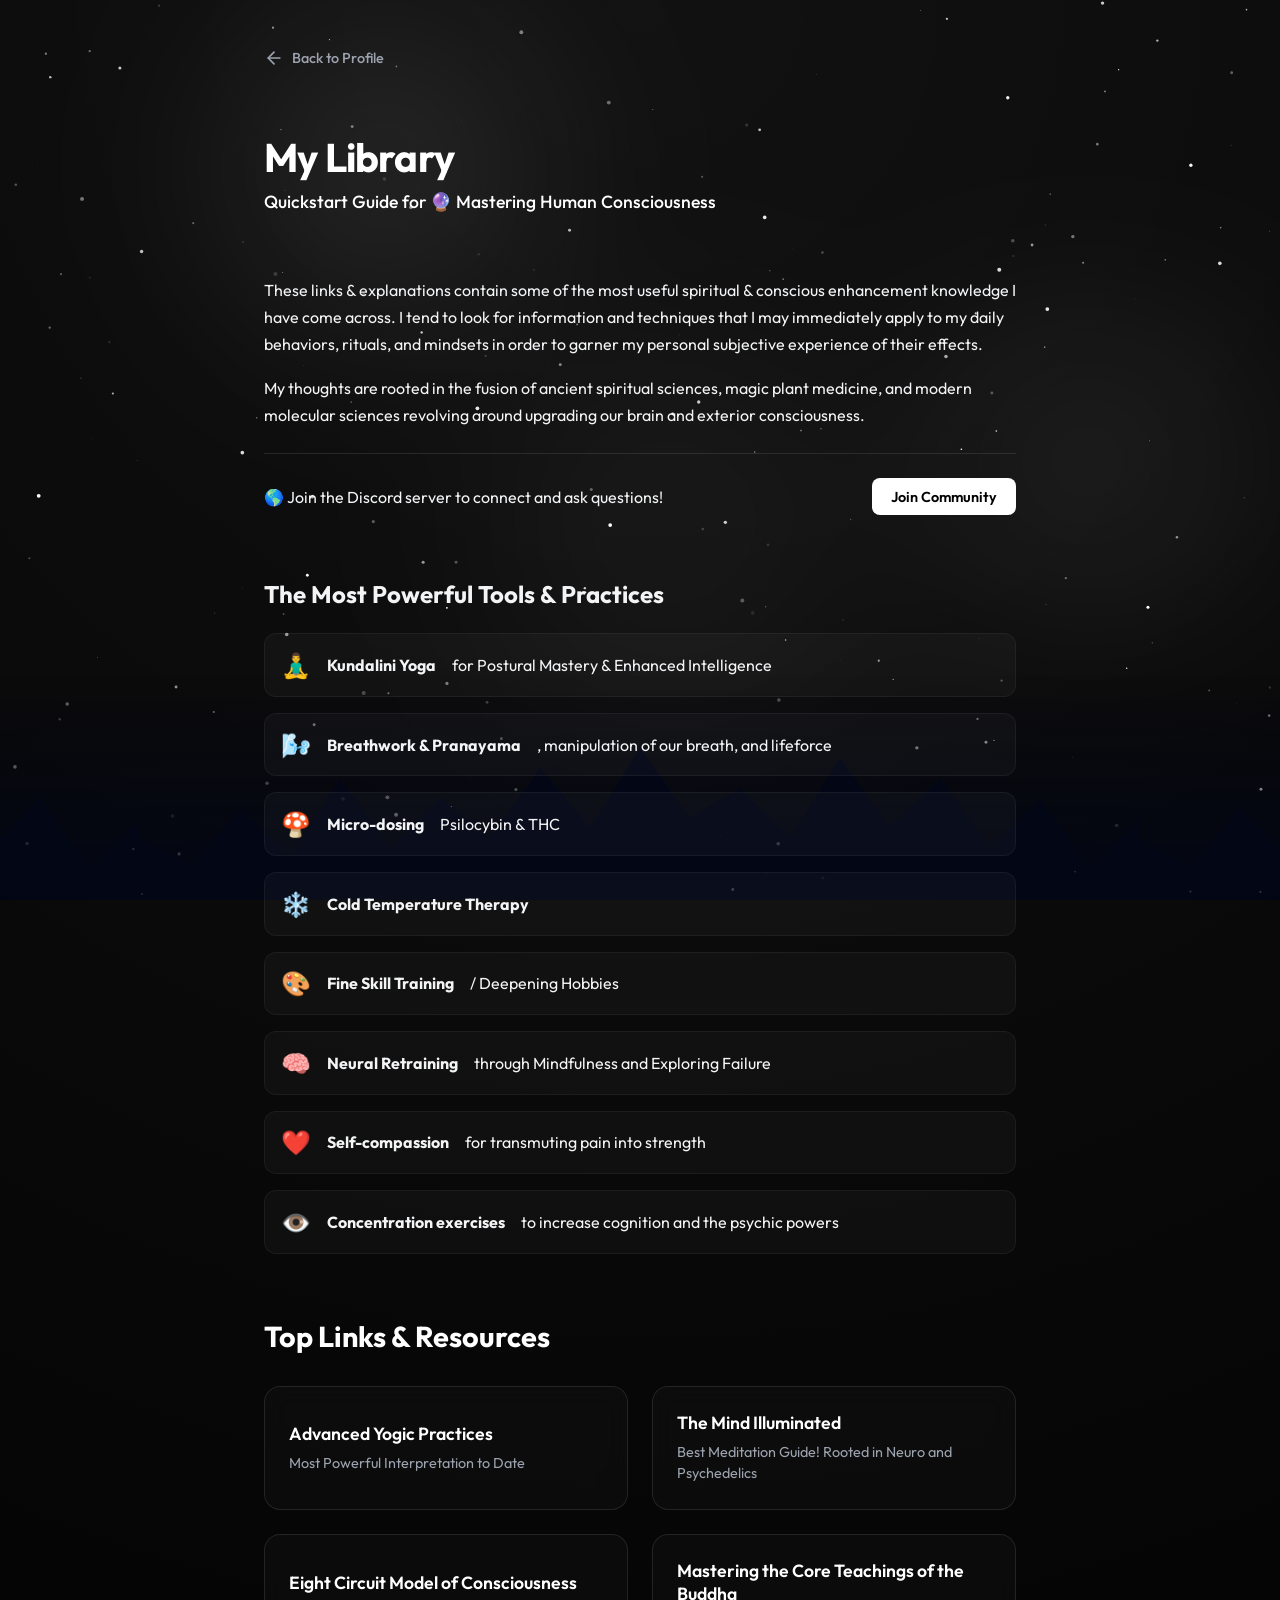
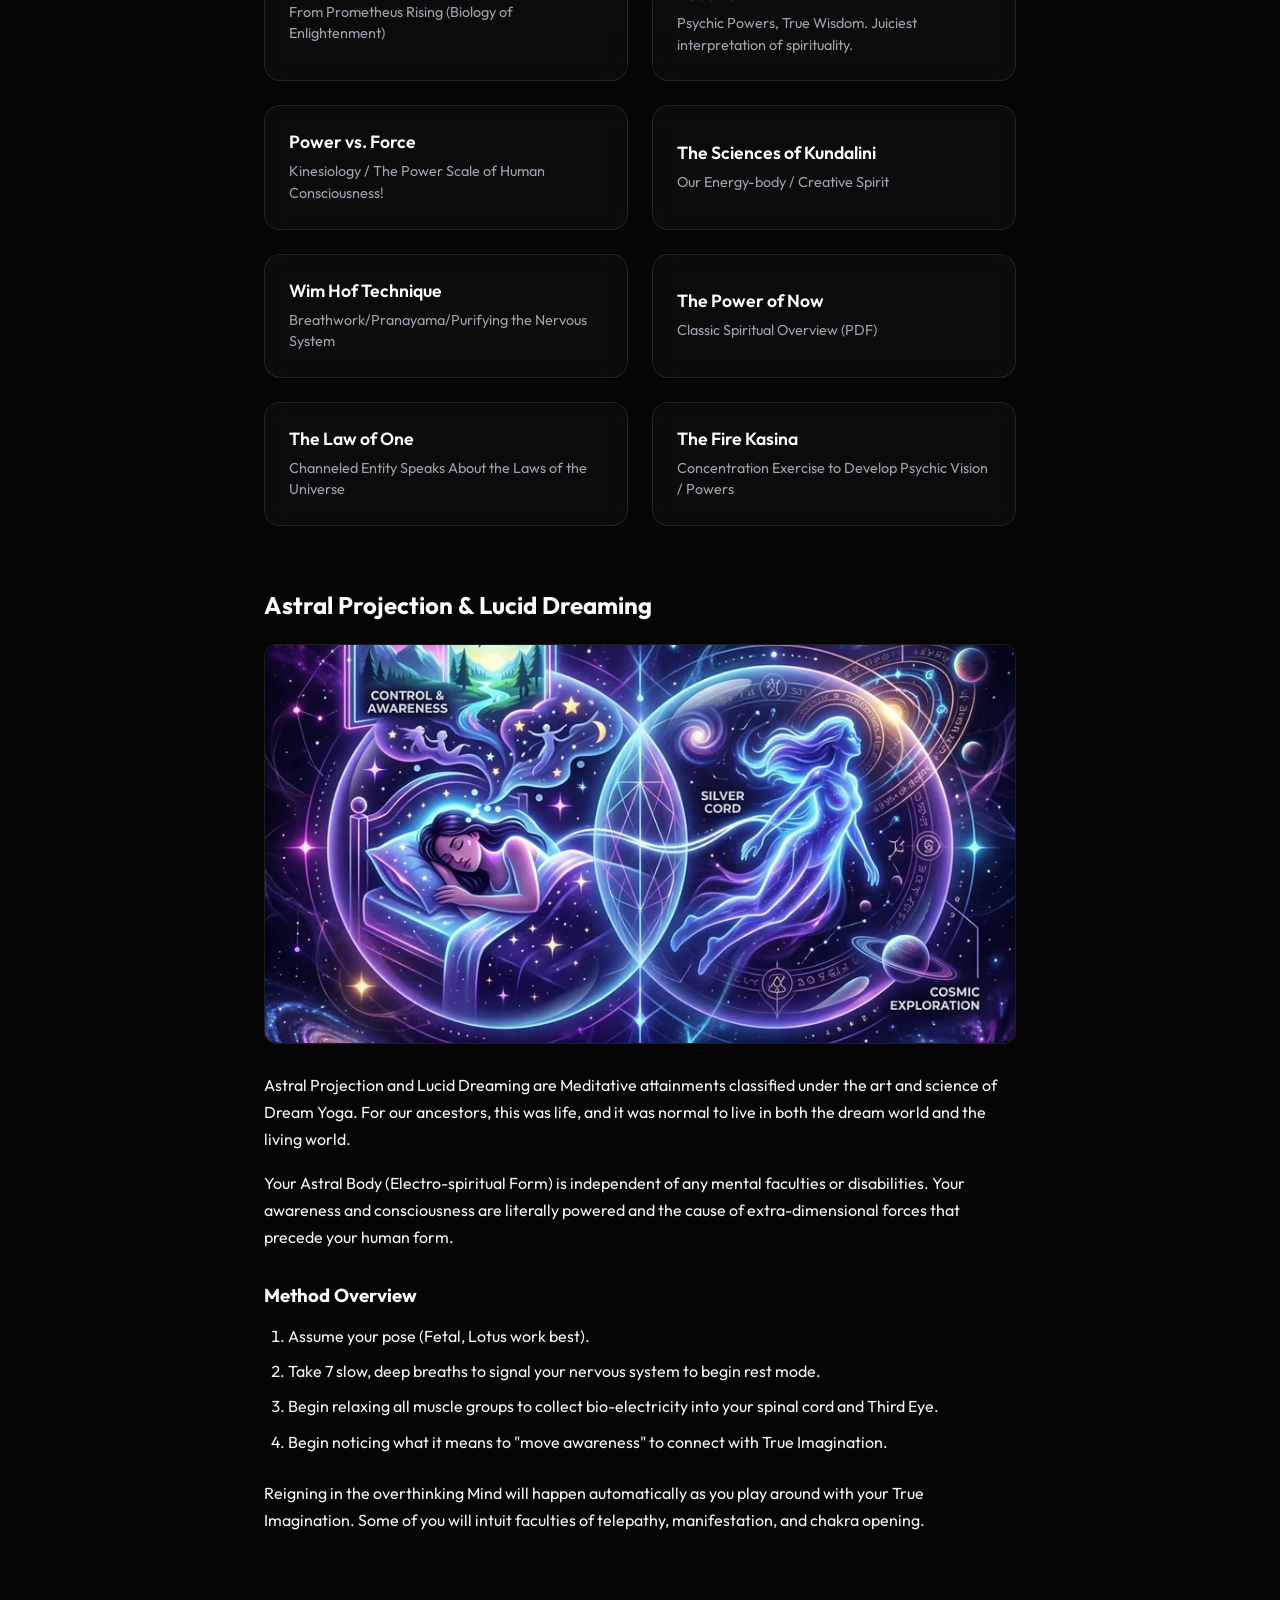
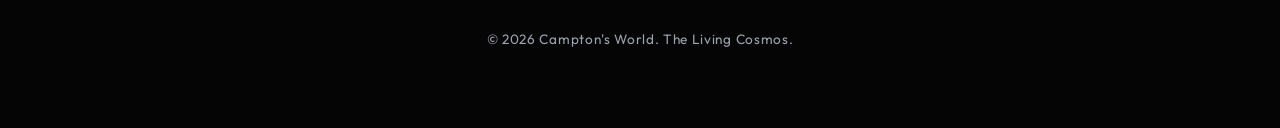
<file: library.html>
<!DOCTYPE html>
<html lang="en">
<head>
    <meta charset="UTF-8">
    <meta name="viewport" content="width=device-width, initial-scale=1.0">
    <title>My Library - Campton's World</title>
    <meta name="description" content="Quickstart Guide for Mastering Human Consciousness. Resources, tools, and exercises for spiritual enhancement.">
    <link rel="preconnect" href="https://fonts.googleapis.com">
    <link rel="preconnect" href="https://fonts.gstatic.com" crossorigin>
    <link href="https://fonts.googleapis.com/css2?family=Outfit:wght@300;400;500;600;700&display=swap" rel="stylesheet">
    <link rel="stylesheet" href="styles.css">
</head>
<body>
    <!-- Background Canvas for Stars -->
    <canvas id="starsCanvas"></canvas>
    
    <!-- Aurora Borealis Elements -->
    <div class="aurora-container">
        <div class="aurora aurora-1"></div>
        <div class="aurora aurora-2"></div>
        <div class="aurora aurora-3"></div>
    </div>

    <!-- Earth/Nature Silhouette at the bottom -->
    <div class="nature-silhouette"></div>

    <main class="content-wrapper library-wrapper">
        <a href="index.html" class="back-link">
            <svg width="20" height="20" viewBox="0 0 24 24" fill="none" stroke="currentColor" stroke-width="2" stroke-linecap="round" stroke-linejoin="round"><line x1="19" y1="12" x2="5" y2="12"></line><polyline points="12 19 5 12 12 5"></polyline></svg>
            Back to Profile
        </a>

        <header class="library-header">
            <h1 class="page-title">My Library</h1>
            <p class="page-subtitle">Quickstart Guide for 🔮 Mastering Human Consciousness</p>
        </header>

        <section class="glass-card intro-section">
            <p>These links & explanations contain some of the most useful spiritual & conscious enhancement knowledge I have come across. I tend to look for information and techniques that I may immediately apply to my daily behaviors, rituals, and mindsets in order to garner my personal subjective experience of their effects.</p>
            <p>My thoughts are rooted in the fusion of ancient spiritual sciences, magic plant medicine, and modern molecular sciences revolving around upgrading our brain and exterior consciousness.</p>
            <div class="discord-callout">
                <span>🌎 Join the Discord server to connect and ask questions!</span>
                <a href="https://discord.gg/a4Z4cvj" target="_blank" rel="noopener noreferrer" class="discord-btn">Join Community</a>
            </div>
        </section>

        <section class="glass-card tools-section">
            <h2>The Most Powerful Tools & Practices</h2>
            <ul class="tools-list">
                <li><span class="tool-icon">🧘‍♂️</span> <strong>Kundalini Yoga</strong> for Postural Mastery & Enhanced Intelligence</li>
                <li><span class="tool-icon">🌬️</span> <strong>Breathwork & Pranayama</strong>, manipulation of our breath, and lifeforce</li>
                <li><span class="tool-icon">🍄</span> <strong>Micro-dosing</strong> Psilocybin & THC</li>
                <li><span class="tool-icon">❄️</span> <strong>Cold Temperature Therapy</strong></li>
                <li><span class="tool-icon">🎨</span> <strong>Fine Skill Training</strong> / Deepening Hobbies</li>
                <li><span class="tool-icon">🧠</span> <strong>Neural Retraining</strong> through Mindfulness and Exploring Failure</li>
                <li><span class="tool-icon">❤️</span> <strong>Self-compassion</strong> for transmuting pain into strength</li>
                <li><span class="tool-icon">👁️</span> <strong>Concentration exercises</strong> to increase cognition and the psychic powers</li>
            </ul>
        </section>

        <section class="resources-grid">
            <h2 class="section-heading">Top Links & Resources</h2>
            
            <a href="https://www.aypsite.org/MainDirectory.html" target="_blank" class="resource-card">
                <h3>Advanced Yogic Practices</h3>
                <p>Most Powerful Interpretation to Date</p>
            </a>
            
            <a href="https://drive.google.com/file/d/1UGxFD0oMREgYHqOvWtEd6hx4CdJc3vZu/view?usp=sharing" target="_blank" class="resource-card">
                <h3>The Mind Illuminated</h3>
                <p>Best Meditation Guide! Rooted in Neuro and Psychedelics</p>
            </a>

            <a href="https://en.wikipedia.org/wiki/Eight-circuit_model_of_consciousness" target="_blank" class="resource-card">
                <h3>Eight Circuit Model of Consciousness</h3>
                <p>From Prometheus Rising (Biology of Enlightenment)</p>
            </a>

            <a href="https://www.mctb.org/mctb2/table-of-contents/" target="_blank" class="resource-card">
                <h3>Mastering the Core Teachings of the Buddha</h3>
                <p>Psychic Powers, True Wisdom. Juiciest interpretation of spirituality.</p>
            </a>

            <a href="https://pubhtml5.com/htvo/zdjp/power-vs-force-hawkins-david/" target="_blank" class="resource-card">
                <h3>Power vs. Force</h3>
                <p>Kinesiology / The Power Scale of Human Consciousness!</p>
            </a>

            <a href="https://biologyofkundalini.com/" target="_blank" class="resource-card">
                <h3>The Sciences of Kundalini</h3>
                <p>Our Energy-body / Creative Spirit</p>
            </a>

            <a href="https://www.youtube.com/watch?v=tybOi4hjZFQ" target="_blank" class="resource-card">
                <h3>Wim Hof Technique</h3>
                <p>Breathwork/Pranayama/Purifying the Nervous System</p>
            </a>

            <a href="https://files.shroomery.org/cms/6584522-EckhartTolle-ThePowerOfNow.pdf" target="_blank" class="resource-card">
                <h3>The Power of Now</h3>
                <p>Classic Spiritual Overview (PDF)</p>
            </a>

            <a href="https://www.lawofone.info/" target="_blank" class="resource-card">
                <h3>The Law of One</h3>
                <p>Channeled Entity Speaks About the Laws of the Universe</p>
            </a>

            <a href="https://firekasina.org/" target="_blank" class="resource-card">
                <h3>The Fire Kasina</h3>
                <p>Concentration Exercise to Develop Psychic Vision / Powers</p>
            </a>
        </section>

        <section class="glass-card astral-section">
            <h2>Astral Projection & Lucid Dreaming</h2>
            <img src="astral_image.webp" alt="Astral Projection Visualization" class="section-image" id="astral-placeholder">
            <p>Astral Projection and Lucid Dreaming are Meditative attainments classified under the art and science of Dream Yoga. For our ancestors, this was life, and it was normal to live in both the dream world and the living world.</p>
            <p>Your Astral Body (Electro-spiritual Form) is independent of any mental faculties or disabilities. Your awareness and consciousness are literally powered and the cause of extra-dimensional forces that precede your human form.</p>
            
            <h3>Method Overview</h3>
            <ol class="method-list">
                <li>Assume your pose (Fetal, Lotus work best).</li>
                <li>Take 7 slow, deep breaths to signal your nervous system to begin rest mode.</li>
                <li>Begin relaxing all muscle groups to collect bio-electricity into your spinal cord and Third Eye.</li>
                <li>Begin noticing what it means to "move awareness" to connect with True Imagination.</li>
            </ol>
            <p>Reigning in the overthinking Mind will happen automatically as you play around with your True Imagination. Some of you will intuit faculties of telepathy, manifestation, and chakra opening.</p>
        </section>
        
        <footer class="footer">
            <p>&copy; <script>document.write(new Date().getFullYear())</script> Campton's World. The Living Cosmos.</p>
        </footer>
    </main>

    <script src="script.js"></script>
</body>
</html>
</file>
<file: styles.css>
:root {
    --bg-color: #050505;
    --text-main: #F3F4F6;
    --text-muted: #9CA3AF;
    --accent-green: #FFFFFF;
    --accent-blue: #CCCCCC;
    --accent-purple: #999999;
    --glass-bg: rgba(20, 20, 20, 0.4);
    --glass-border: rgba(255, 255, 255, 0.1);
    --card-shadow: 0 8px 32px 0 rgba(0, 0, 0, 0.5);
}

* {
    margin: 0;
    padding: 0;
    box-sizing: border-box;
    font-family: 'Outfit', sans-serif;
}

body {
    background-color: var(--bg-color);
    color: var(--text-main);
    min-height: 100vh;
    display: flex;
    flex-direction: column;
    align-items: center;
    overflow-x: hidden;
    position: relative;
    /* Subtle earthy texture overlay */
    background-image: radial-gradient(circle at 50% 0%, rgba(255, 255, 255, 0.05) 0%, transparent 50%);
}

/* --- Background Effects --- */
#starsCanvas {
    position: fixed;
    top: 0;
    left: 0;
    width: 100%;
    height: 100%;
    z-index: -3;
    pointer-events: none;
}

.aurora-container {
    position: fixed;
    top: -50%;
    left: -50%;
    width: 200%;
    height: 200%;
    z-index: -2;
    pointer-events: none;
    filter: blur(60px);
    opacity: 0.5;
    mix-blend-mode: screen;
}

.aurora {
    position: absolute;
    border-radius: 50%;
    animation: drift 20s infinite alternate linear;
}

.aurora-1 {
    top: 20%;
    left: 30%;
    width: 40vw;
    height: 40vw;
    background: radial-gradient(circle, rgba(255, 255, 255, 0.2), transparent 70%);
    animation-delay: 0s;
}

.aurora-2 {
    top: 40%;
    right: 20%;
    width: 50vw;
    height: 30vw;
    background: radial-gradient(circle, rgba(255, 255, 255, 0.15), transparent 70%);
    animation-delay: -5s;
}

.aurora-3 {
    bottom: 30%;
    left: 40%;
    width: 45vw;
    height: 45vw;
    background: radial-gradient(circle, rgba(255, 255, 255, 0.1), transparent 70%);
    animation-delay: -10s;
}

@keyframes drift {
    0% { transform: translate(0, 0) scale(1) rotate(0deg); }
    100% { transform: translate(10%, 10%) scale(1.1) rotate(5deg); }
}

.nature-silhouette {
    position: fixed;
    bottom: 0;
    left: 0;
    width: 100%;
    height: 25vh;
    z-index: -1;
    pointer-events: none;
    /* Creating a pine tree / mountain silhouette effect using a repeating linear gradient or svg */
    background: linear-gradient(to top, rgba(2, 6, 23, 1), transparent),
                url('data:image/svg+xml;utf8,<svg viewBox="0 0 1000 200" xmlns="http://www.w3.org/2000/svg"><path d="M0,200 L0,150 L50,180 L100,120 L150,170 L200,90 L250,160 L300,110 L350,150 L400,80 L450,140 L500,60 L550,130 L600,100 L650,150 L700,70 L750,140 L800,90 L850,160 L900,110 L950,180 L1000,130 L1000,200 Z" fill="%23020617"/></svg>');
    background-size: 100% 100%, 1000px 100%;
    background-position: bottom;
    background-repeat: no-repeat, repeat-x;
    opacity: 0.8;
}

/* --- Layout --- */
.content-wrapper {
    width: 100%;
    max-width: 680px;
    padding: 3rem 1.5rem;
    display: flex;
    flex-direction: column;
    gap: 2rem;
    z-index: 1;
}

/* --- Profile Section --- */
.profile-card {
    background: var(--glass-bg);
    backdrop-filter: blur(16px);
    -webkit-backdrop-filter: blur(16px);
    border: 1px solid var(--glass-border);
    border-radius: 24px;
    padding: 2.5rem 2rem;
    display: flex;
    flex-direction: column;
    align-items: center;
    box-shadow: var(--card-shadow);
    position: relative;
    overflow: hidden;
    animation: fadeUp 0.8s cubic-bezier(0.16, 1, 0.3, 1);
}

.profile-glow {
    position: absolute;
    top: 0;
    left: 50%;
    transform: translateX(-50%);
    width: 150px;
    height: 150px;
    background: var(--accent-green);
    filter: blur(80px);
    opacity: 0.3;
    pointer-events: none;
}

.profile-square-container {
    position: relative;
    width: 150px;
    height: 150px;
    margin-bottom: 1.5rem;
    border-radius: 0;
    overflow: hidden;
    box-shadow: 0 0 25px rgba(255, 255, 255, 0.2);
    animation: pulseGlowSquare 4s infinite alternate;
}

.profile-square-image {
    width: 100%;
    height: 100%;
    object-fit: cover;
    object-position: center 15%;
    display: block;
    filter: grayscale(100%) contrast(1.1);
}

@keyframes pulseGlowSquare {
    0% { box-shadow: 0 0 15px rgba(255, 255, 255, 0.1); }
    100% { box-shadow: 0 0 30px rgba(255, 255, 255, 0.3); }
}

.profile-name {
    font-size: 1.75rem;
    font-weight: 700;
    margin-bottom: 0.25rem;
    letter-spacing: -0.02em;
    background: linear-gradient(to right, #FFF, #A7F3D0);
    -webkit-background-clip: text;
    -webkit-text-fill-color: transparent;
}

.profile-handle {
    color: var(--accent-green);
    text-decoration: none;
    font-size: 1rem;
    font-weight: 500;
    margin-bottom: 1rem;
    transition: color 0.3s ease;
}

.profile-handle:hover {
    color: #FFFFFF;
    text-shadow: 0 0 8px rgba(255, 255, 255, 0.5);
}

.profile-bio {
    margin: 0.5rem 0 1.5rem 0;
    text-align: center;
    color: var(--text-light);
    font-size: 0.95rem;
    line-height: 1.6;
}

.profile-bio p {
    margin: 0;
    letter-spacing: 0.02em;
}

.social-icons {
    display: flex;
    gap: 1rem;
    margin-bottom: 2rem;
}

.social-icon {
    display: flex;
    align-items: center;
    justify-content: center;
    width: 36px;
    height: 36px;
    background: rgba(255, 255, 255, 0.05);
    border-radius: 50%;
    color: var(--text-muted);
    transition: all 0.3s ease;
    border: 1px solid rgba(255, 255, 255, 0.05);
}

.social-icon:hover {
    color: #FFF;
    background: rgba(255, 255, 255, 0.1);
    border-color: rgba(255, 255, 255, 0.3);
    transform: translateY(-2px);
    box-shadow: 0 4px 12px rgba(255, 255, 255, 0.15);
}

.profile-stats {
    display: flex;
    justify-content: center;
    align-items: center;
    width: 100%;
    background: rgba(0, 0, 0, 0.2);
    border-radius: 16px;
    padding: 1.25rem;
    border: 1px solid rgba(255, 255, 255, 0.03);
}

.stat-item {
    display: flex;
    flex-direction: column;
    align-items: center;
    flex: 1;
}

.stat-value {
    font-size: 1.25rem;
    font-weight: 700;
    color: #FFF;
    margin-bottom: 0.25rem;
}

.stat-label {
    font-size: 0.75rem;
    text-transform: uppercase;
    letter-spacing: 0.1em;
    color: var(--text-muted);
    font-weight: 600;
}

.stat-divider {
    width: 1px;
    height: 30px;
    background: rgba(255, 255, 255, 0.1);
}

/* --- Link Tree Section --- */
.link-tree {
    display: flex;
    flex-direction: column;
    gap: 1rem;
    width: 100%;
}

.tree-link {
    display: flex;
    align-items: center;
    background: var(--glass-bg);
    backdrop-filter: blur(12px);
    -webkit-backdrop-filter: blur(12px);
    border: 1px solid var(--glass-border);
    border-radius: 16px;
    padding: 1rem 1.25rem;
    text-decoration: none;
    color: var(--text-main);
    transition: all 0.3s cubic-bezier(0.25, 0.8, 0.25, 1);
    position: relative;
    overflow: hidden;
    animation: fadeUp 0.8s cubic-bezier(0.16, 1, 0.3, 1) both;
    animation-delay: calc(var(--delay) + 0.2s);
}

.tree-link::before {
    content: '';
    position: absolute;
    top: 0;
    left: 0;
    width: 100%;
    height: 100%;
    background: linear-gradient(90deg, transparent, rgba(255, 255, 255, 0.05), transparent);
    transform: translateX(-100%);
    transition: transform 0.6s ease;
}

.tree-link:hover {
    transform: translateY(-3px) scale(1.01);
    background: rgba(31, 41, 55, 0.6);
    border-color: rgba(255, 255, 255, 0.2);
    box-shadow: 0 10px 25px -5px rgba(0, 0, 0, 0.5), 0 0 15px rgba(255, 255, 255, 0.05);
}

.tree-link:hover::before {
    transform: translateX(100%);
}

.link-icon {
    display: flex;
    align-items: center;
    justify-content: center;
    width: 44px;
    height: 44px;
    background: rgba(255, 255, 255, 0.05);
    border-radius: 12px;
    margin-right: 1.25rem;
    color: var(--accent-green);
    transition: all 0.3s ease;
}

.tree-link:hover .link-icon {
    background: rgba(255, 255, 255, 0.1);
    color: #FFFFFF;
    transform: scale(1.1);
}

.link-text {
    flex: 1;
    font-size: 1.05rem;
    font-weight: 500;
    letter-spacing: 0.01em;
}

.link-arrow {
    color: var(--text-muted);
    opacity: 0.5;
    transition: all 0.3s ease;
    transform: translateX(-5px);
}

.tree-link:hover .link-arrow {
    opacity: 1;
    color: var(--accent-green);
    transform: translateX(0);
}

/* --- Widget Preview --- */
.widget-preview-container {
    background: var(--glass-bg);
    backdrop-filter: blur(12px);
    -webkit-backdrop-filter: blur(12px);
    border: 1px solid var(--glass-border);
    border-radius: 16px;
    overflow: hidden;
    display: flex;
    flex-direction: column;
    animation: fadeUp 0.8s cubic-bezier(0.16, 1, 0.3, 1) both;
    animation-delay: calc(var(--delay) + 0.2s);
    transition: all 0.4s ease;
}

.widget-preview-header {
    display: flex;
    align-items: center;
    padding: 1rem 1.25rem;
    border-bottom: 1px solid rgba(255, 255, 255, 0.05);
    cursor: pointer;
    transition: background 0.3s ease;
}

.widget-preview-header:hover {
    background: rgba(255, 255, 255, 0.05);
}

.expand-btn {
    background: none;
    border: none;
    color: var(--text-muted);
    cursor: pointer;
    transition: color 0.3s ease;
    padding: 0.25rem;
    display: flex;
    align-items: center;
    justify-content: center;
}

.widget-preview-header:hover .expand-btn {
    color: var(--accent-green);
}

.widget-iframe-wrapper {
    position: relative;
    width: 100%;
    height: 250px;
    background: #000;
}

.widget-iframe-wrapper iframe {
    width: 100%;
    height: 100%;
    pointer-events: none; /* Prevent interaction while in preview */
}

.widget-overlay {
    position: absolute;
    top: 0;
    left: 0;
    width: 100%;
    height: 100%;
    background: rgba(0, 0, 0, 0.1);
    display: flex;
    align-items: center;
    justify-content: center;
    cursor: pointer;
    transition: background 0.3s ease;
}

.widget-overlay:hover {
    background: rgba(0, 0, 0, 0.3);
}

.overlay-text {
    background: rgba(0, 0, 0, 0.7);
    padding: 0.5rem 1.2rem;
    border-radius: 20px;
    font-size: 0.85rem;
    font-weight: 500;
    border: 1px solid var(--glass-border);
    backdrop-filter: blur(4px);
    transition: transform 0.3s ease, opacity 0.3s ease;
    color: #fff;
}

.widget-overlay:hover .overlay-text {
    transform: scale(1.05);
}

/* Fullscreen State */
.widget-preview-container.is-fullscreen {
    position: fixed;
    top: 0;
    left: 0;
    width: 100vw;
    height: 100vh;
    z-index: 9999;
    border-radius: 0;
    border: none;
    margin: 0;
    animation: none;
    background: #000;
}

.widget-preview-container.is-fullscreen .widget-iframe-wrapper {
    height: calc(100vh - 65px);
    flex: 1;
}

.widget-preview-container.is-fullscreen .widget-iframe-wrapper iframe {
    pointer-events: auto; /* Enable interaction */
}

.widget-preview-container.is-fullscreen .widget-overlay {
    display: none;
}

.widget-preview-container.is-fullscreen .widget-preview-header {
    background: rgba(10, 10, 15, 0.95);
    border-bottom: 1px solid rgba(255, 255, 255, 0.1);
    backdrop-filter: blur(10px);
}

/* --- Footer --- */
.footer {
    text-align: center;
    margin-top: 2rem;
    padding-bottom: 2rem;
    color: var(--text-muted);
    font-size: 0.85rem;
    letter-spacing: 0.05em;
    animation: fadeUp 0.8s cubic-bezier(0.16, 1, 0.3, 1) both;
    animation-delay: 1s;
}

/* --- Animations --- */
@keyframes fadeUp {
    from {
        opacity: 0;
        transform: translateY(20px);
    }
    to {
        opacity: 1;
        transform: translateY(0);
    }
}

/* --- Responsive --- */
@media (max-width: 600px) {
    .content-wrapper {
        padding: 2rem 1.25rem;
    }
    
    .profile-card {
        padding: 2rem 1.5rem;
    }
    
    .profile-stats {
        padding: 1rem 0.5rem;
    }
    
    .stat-value {
        font-size: 1.1rem;
    }
}

/* --- Library Page Styles --- */
.library-wrapper {
    max-width: 800px;
}

.back-link {
    display: inline-flex;
    align-items: center;
    gap: 0.5rem;
    color: var(--text-muted);
    text-decoration: none;
    font-size: 0.9rem;
    font-weight: 500;
    margin-bottom: 2rem;
    transition: color 0.3s ease;
}

.back-link:hover {
    color: var(--accent-green);
}

.library-header {
    margin-bottom: 2rem;
}

.library-header .page-title {
    font-size: 2.5rem;
    margin-bottom: 0.5rem;
    font-weight: 700;
    color: #fff;
    letter-spacing: -0.02em;
}

.library-header .page-subtitle {
    color: var(--accent-green);
    font-size: 1.1rem;
    font-weight: 500;
}

.glass-card p {
    margin-bottom: 1rem;
    line-height: 1.7;
    color: var(--text-light);
}

.glass-card p:last-of-type {
    margin-bottom: 0;
}

.discord-callout {
    margin-top: 1.5rem;
    padding-top: 1.5rem;
    border-top: 1px solid rgba(255, 255, 255, 0.1);
    display: flex;
    flex-wrap: wrap;
    align-items: center;
    gap: 1rem;
    justify-content: space-between;
}

.discord-btn {
    background: var(--accent-green);
    color: #000;
    text-decoration: none;
    padding: 0.6rem 1.2rem;
    border-radius: 8px;
    font-weight: 600;
    font-size: 0.9rem;
    transition: transform 0.3s ease, box-shadow 0.3s ease;
}

.discord-btn:hover {
    transform: translateY(-2px);
    box-shadow: 0 4px 12px rgba(162, 255, 0, 0.2);
}

.tools-list {
    list-style: none;
    padding: 0;
    margin: 1.5rem 0 0 0;
    display: grid;
    grid-template-columns: 1fr;
    gap: 1rem;
}

.tools-list li {
    display: flex;
    align-items: center;
    gap: 1rem;
    padding: 0.8rem 1rem;
    background: rgba(255, 255, 255, 0.03);
    border: 1px solid rgba(255, 255, 255, 0.05);
    border-radius: 12px;
    color: var(--text-light);
    line-height: 1.5;
}

.tool-icon {
    font-size: 1.5rem;
}

.resources-grid {
    display: grid;
    grid-template-columns: repeat(auto-fill, minmax(300px, 1fr));
    gap: 1.5rem;
    margin-bottom: 2rem;
}

.section-heading {
    grid-column: 1 / -1;
    font-size: 1.8rem;
    color: #fff;
    margin-bottom: 0.5rem;
}

.resource-card {
    background: var(--glass-bg);
    backdrop-filter: blur(12px);
    -webkit-backdrop-filter: blur(12px);
    border: 1px solid var(--glass-border);
    border-radius: 16px;
    padding: 1.5rem;
    text-decoration: none;
    transition: all 0.4s ease;
    display: flex;
    flex-direction: column;
    justify-content: center;
}

.resource-card:hover {
    transform: translateY(-4px);
    border-color: rgba(162, 255, 0, 0.3);
    box-shadow: 0 8px 24px rgba(0, 0, 0, 0.4);
    background: rgba(20, 20, 25, 0.6);
}

.resource-card h3 {
    color: var(--accent-green);
    margin-bottom: 0.5rem;
    font-size: 1.1rem;
    font-weight: 600;
}

.resource-card p {
    color: var(--text-muted);
    font-size: 0.9rem;
    line-height: 1.5;
    margin: 0;
}

.astral-section h2 {
    color: #fff;
    margin-bottom: 1.5rem;
}

.astral-section h3 {
    color: #fff;
    margin-top: 2rem;
    margin-bottom: 1rem;
}

.section-image {
    width: 100%;
    max-height: 400px;
    object-fit: cover;
    border-radius: 12px;
    margin-bottom: 1.5rem;
    border: 1px solid rgba(255, 255, 255, 0.1);
}

.method-list {
    margin: 0 0 1.5rem 1.5rem;
    color: var(--text-light);
    line-height: 1.7;
}

.method-list li {
    margin-bottom: 0.5rem;
}

.glass-card {
    margin-bottom: 2rem;
}

/* --- Microstead Link Styles --- */
.tree-link.microstead-link {
    flex-direction: column;
    padding: 0;
    background: rgba(30, 45, 30, 0.7); /* soft dark green default */
    border-color: rgba(162, 255, 0, 0.2);
    overflow: hidden;
    color: #fff;
    align-items: stretch;
}

.tree-link.microstead-link:hover {
    box-shadow: 0 10px 25px -5px rgba(162, 255, 0, 0.4), 0 0 15px rgba(162, 255, 0, 0.2);
    transform: translateY(-4px);
    background: var(--accent-green); /* accent green on hover */
    color: #000;
}

.link-banner {
    width: 100%;
    height: 90px;
    overflow: hidden;
    display: block;
    border-bottom: 1px solid rgba(255, 255, 255, 0.1);
}

.link-banner img {
    width: 100%;
    height: 100%;
    object-fit: cover;
    object-position: center;
    opacity: 0.8;
    transition: opacity 0.4s ease, transform 3s cubic-bezier(0.25, 1, 0.5, 1);
}

.tree-link.microstead-link:hover .link-banner img {
    opacity: 1;
    transform: scale(1.15) translate(-2%, -2%);
}

.tree-link.library-link:hover .link-banner img {
    opacity: 1;
}

.link-inner {
    display: flex;
    align-items: center;
    padding: 1.25rem 1.5rem;
    width: 100%;
}

/* --- Library Link Styles --- */
.tree-link.library-link {
    flex-direction: column;
    padding: 0;
    overflow: hidden;
    align-items: stretch;
}

.tree-link.microstead-link .link-icon {
    background: rgba(162, 255, 0, 0.1);
    color: var(--accent-green);
}

.tree-link.microstead-link:hover .link-icon {
    background: rgba(0, 0, 0, 0.15);
    color: #000;
}

.tree-link.microstead-link .link-arrow {
    color: rgba(255, 255, 255, 0.5);
}

.tree-link.microstead-link:hover .link-arrow {
    color: #000;
    transform: translateX(0);
}

.link-content {
    flex: 1;
    display: flex;
    flex-direction: column;
    gap: 0.25rem;
}

.tree-link.microstead-link .link-excerpt {
    font-size: 0.85rem;
    color: rgba(255, 255, 255, 0.7);
    line-height: 1.4;
    font-weight: 500;
    transition: color 0.3s ease;
}

.tree-link.microstead-link:hover .link-excerpt {
    color: rgba(0, 0, 0, 0.8);
}

/* --- About Campton Section --- */
.about-card {
    display: flex;
    flex-direction: column;
    overflow: hidden;
    margin-top: 3rem;
    padding: 0;
    background: var(--glass-bg);
    backdrop-filter: blur(12px);
    -webkit-backdrop-filter: blur(12px);
    border: 1px solid var(--glass-border);
    border-radius: 16px;
    animation: fadeUp 0.8s cubic-bezier(0.16, 1, 0.3, 1) both;
    animation-delay: var(--delay);
}

.about-image-wrapper {
    width: 100%;
    display: flex;
    justify-content: center;
    padding: 2rem 0;
    background: rgba(0, 0, 0, 0.15);
    border-bottom: 1px solid rgba(255, 255, 255, 0.1);
}

.about-image {
    width: 33%;
    max-width: 300px;
    min-width: 150px;
    height: auto;
    display: block;
    border-radius: 12px;
    box-shadow: 0 8px 32px rgba(0, 0, 0, 0.4);
    transition: transform 0.8s ease;
}

.about-card:hover .about-image {
    transform: scale(1.05);
}

.about-content {
    padding: 2rem 2.5rem;
}

.about-content h2 {
    font-size: 2rem;
    font-weight: 700;
    color: #fff;
    margin-bottom: 1.5rem;
    letter-spacing: -0.02em;
}

.about-content p {
    font-size: 1.05rem;
    line-height: 1.7;
    color: var(--text-light);
    margin-bottom: 1.25rem;
}

.about-content p:last-child {
    margin-bottom: 0;
}

@media (max-width: 600px) {
    .about-content {
        padding: 1.5rem;
    }
    
    .about-content h2 {
        font-size: 1.8rem;
        margin-bottom: 1rem;
    }
}

/* --- Donate Section --- */
.donate-wrapper {
    margin-top: 2rem;
    display: flex;
    justify-content: center;
    animation: fadeUp 0.8s cubic-bezier(0.16, 1, 0.3, 1) both;
    animation-delay: var(--delay);
}

.donate-details {
    width: 100%;
    max-width: 400px;
    background: rgba(255, 255, 255, 0.03);
    border: 1px solid rgba(255, 255, 255, 0.1);
    border-radius: 12px;
    overflow: hidden;
    transition: all 0.3s ease;
}

.donate-details[open] {
    background: rgba(20, 30, 20, 0.6);
    border-color: rgba(162, 255, 0, 0.3);
    box-shadow: 0 10px 25px rgba(0, 0, 0, 0.3);
}

.donate-btn {
    list-style: none;
    padding: 1rem 1.25rem;
    display: flex;
    align-items: center;
    justify-content: center;
    gap: 0.5rem;
    cursor: pointer;
    font-size: 1rem;
    font-weight: 500;
    color: var(--text-light);
    transition: all 0.3s ease;
    user-select: none;
}

.donate-btn::-webkit-details-marker {
    display: none;
}

.donate-btn:hover {
    color: #fff;
    background: rgba(255, 255, 255, 0.05);
}

.donate-details[open] .donate-btn {
    color: var(--accent-green);
    border-bottom: 1px solid rgba(255, 255, 255, 0.05);
}

.heart-icon {
    transition: transform 0.3s ease, fill 0.3s ease;
}

.donate-details[open] .heart-icon {
    transform: scale(1.1);
    fill: var(--accent-green);
    stroke: var(--accent-green);
}

.donate-content {
    padding: 1.25rem;
    display: flex;
    flex-direction: column;
    gap: 1rem;
    animation: slideDown 0.3s ease-out;
}

@keyframes slideDown {
    from {
        opacity: 0;
        transform: translateY(-10px);
    }
    to {
        opacity: 1;
        transform: translateY(0);
    }
}

.donate-option {
    display: flex;
    justify-content: space-between;
    align-items: center;
    padding: 0.75rem 1rem;
    background: rgba(0, 0, 0, 0.3);
    border-radius: 8px;
    border: 1px solid rgba(255, 255, 255, 0.03);
}

.donate-label {
    font-weight: 600;
    color: var(--text-light);
    font-size: 0.9rem;
}

.donate-value {
    color: #fff;
    font-size: 0.9rem;
    font-family: monospace;
    letter-spacing: 0.02em;
}

    .donate-sub {
        color: var(--text-muted);
        font-size: 0.8rem;
        margin-left: 0.25rem;
    }

    /* --- Books Promo --- */
    .books-promo {
        margin-top: 1.5rem;
        width: 100%;
    }

    .books-link {
        display: flex;
        flex-direction: column;
        align-items: center;
        gap: 0.75rem;
        text-decoration: none;
        padding: 1rem;
        background: rgba(255, 255, 255, 0.03);
        border: 1px solid rgba(255, 255, 255, 0.05);
        border-radius: 12px;
        transition: all 0.3s ease;
    }

    .books-link:hover {
        background: rgba(255, 255, 255, 0.08);
        border-color: rgba(162, 255, 0, 0.3);
        transform: translateY(-2px);
        box-shadow: 0 8px 24px rgba(0, 0, 0, 0.2);
    }

    .books-images {
        display: flex;
        gap: 1rem;
        justify-content: center;
    }

    .book-cover {
        width: 60px;
        height: auto;
        border-radius: 4px;
        box-shadow: 0 4px 12px rgba(0, 0, 0, 0.3);
        transition: transform 0.3s ease;
    }

    .books-link:hover .book-cover {
        transform: scale(1.05) rotate(3deg);
    }

    .books-link:hover .book-cover:first-child {
        transform: scale(1.05) rotate(-3deg);
    }

    .books-text {
        font-size: 0.95rem;
        font-weight: 600;
        color: var(--accent-green);
        letter-spacing: 0.02em;
        text-transform: uppercase;
        transition: text-shadow 0.3s ease;
    }

    .books-link:hover .books-text {
        text-shadow: 0 0 8px rgba(162, 255, 0, 0.4);
    }

/* --- Modal Styles --- */
.modal-overlay {
    position: fixed;
    top: 0;
    left: 0;
    width: 100vw;
    height: 100vh;
    background: rgba(0, 0, 0, 0.8);
    backdrop-filter: blur(8px);
    -webkit-backdrop-filter: blur(8px);
    z-index: 10000;
    display: flex;
    align-items: center;
    justify-content: center;
    opacity: 0;
    pointer-events: none;
    transition: opacity 0.3s ease;
}

.modal-overlay.active {
    opacity: 1;
    pointer-events: auto;
}

.modal-box {
    position: relative;
    width: 90%;
    max-width: 450px;
    background: var(--glass-bg);
    border: 1px solid var(--glass-border);
    border-radius: 16px;
    padding: 2.5rem 2rem;
    text-align: center;
    transform: scale(0.95) translateY(20px);
    transition: transform 0.3s cubic-bezier(0.16, 1, 0.3, 1);
    box-shadow: 0 20px 50px rgba(0, 0, 0, 0.5);
}

.modal-overlay.active .modal-box {
    transform: scale(1) translateY(0);
}

.modal-close {
    position: absolute;
    top: 1rem;
    right: 1rem;
    background: none;
    border: none;
    color: var(--text-muted);
    cursor: pointer;
    padding: 0.5rem;
    transition: color 0.3s ease, transform 0.3s ease;
    display: flex;
    align-items: center;
    justify-content: center;
}

.modal-close:hover {
    color: #fff;
    transform: rotate(90deg);
}

.modal-title {
    font-size: 1.5rem;
    color: #fff;
    margin-bottom: 1rem;
    font-weight: 700;
    letter-spacing: -0.01em;
}

.modal-text {
    color: var(--text-light);
    line-height: 1.6;
    margin-bottom: 2rem;
    font-size: 1rem;
}

.modal-actions {
    display: flex;
    flex-direction: column;
    gap: 1rem;
}

.modal-actions button,
.modal-actions a {
    width: 100%;
    padding: 1rem;
    border-radius: 8px;
    font-weight: 600;
    font-size: 1rem;
    text-align: center;
    text-decoration: none;
    cursor: pointer;
    transition: all 0.3s ease;
    border: none;
}

.btn-primary {
    background: var(--accent-green);
    color: #000;
    box-shadow: 0 4px 15px rgba(162, 255, 0, 0.2);
}

.btn-primary:hover {
    background: #b2ff1a;
    transform: translateY(-2px);
    box-shadow: 0 6px 20px rgba(162, 255, 0, 0.4);
}

.btn-secondary {
    background: rgba(255, 255, 255, 0.05);
    color: #fff;
    border: 1px solid rgba(255, 255, 255, 0.1) !important;
}

.btn-secondary:hover {
    background: rgba(255, 255, 255, 0.1);
    border-color: rgba(255, 255, 255, 0.2) !important;
}
</file>
